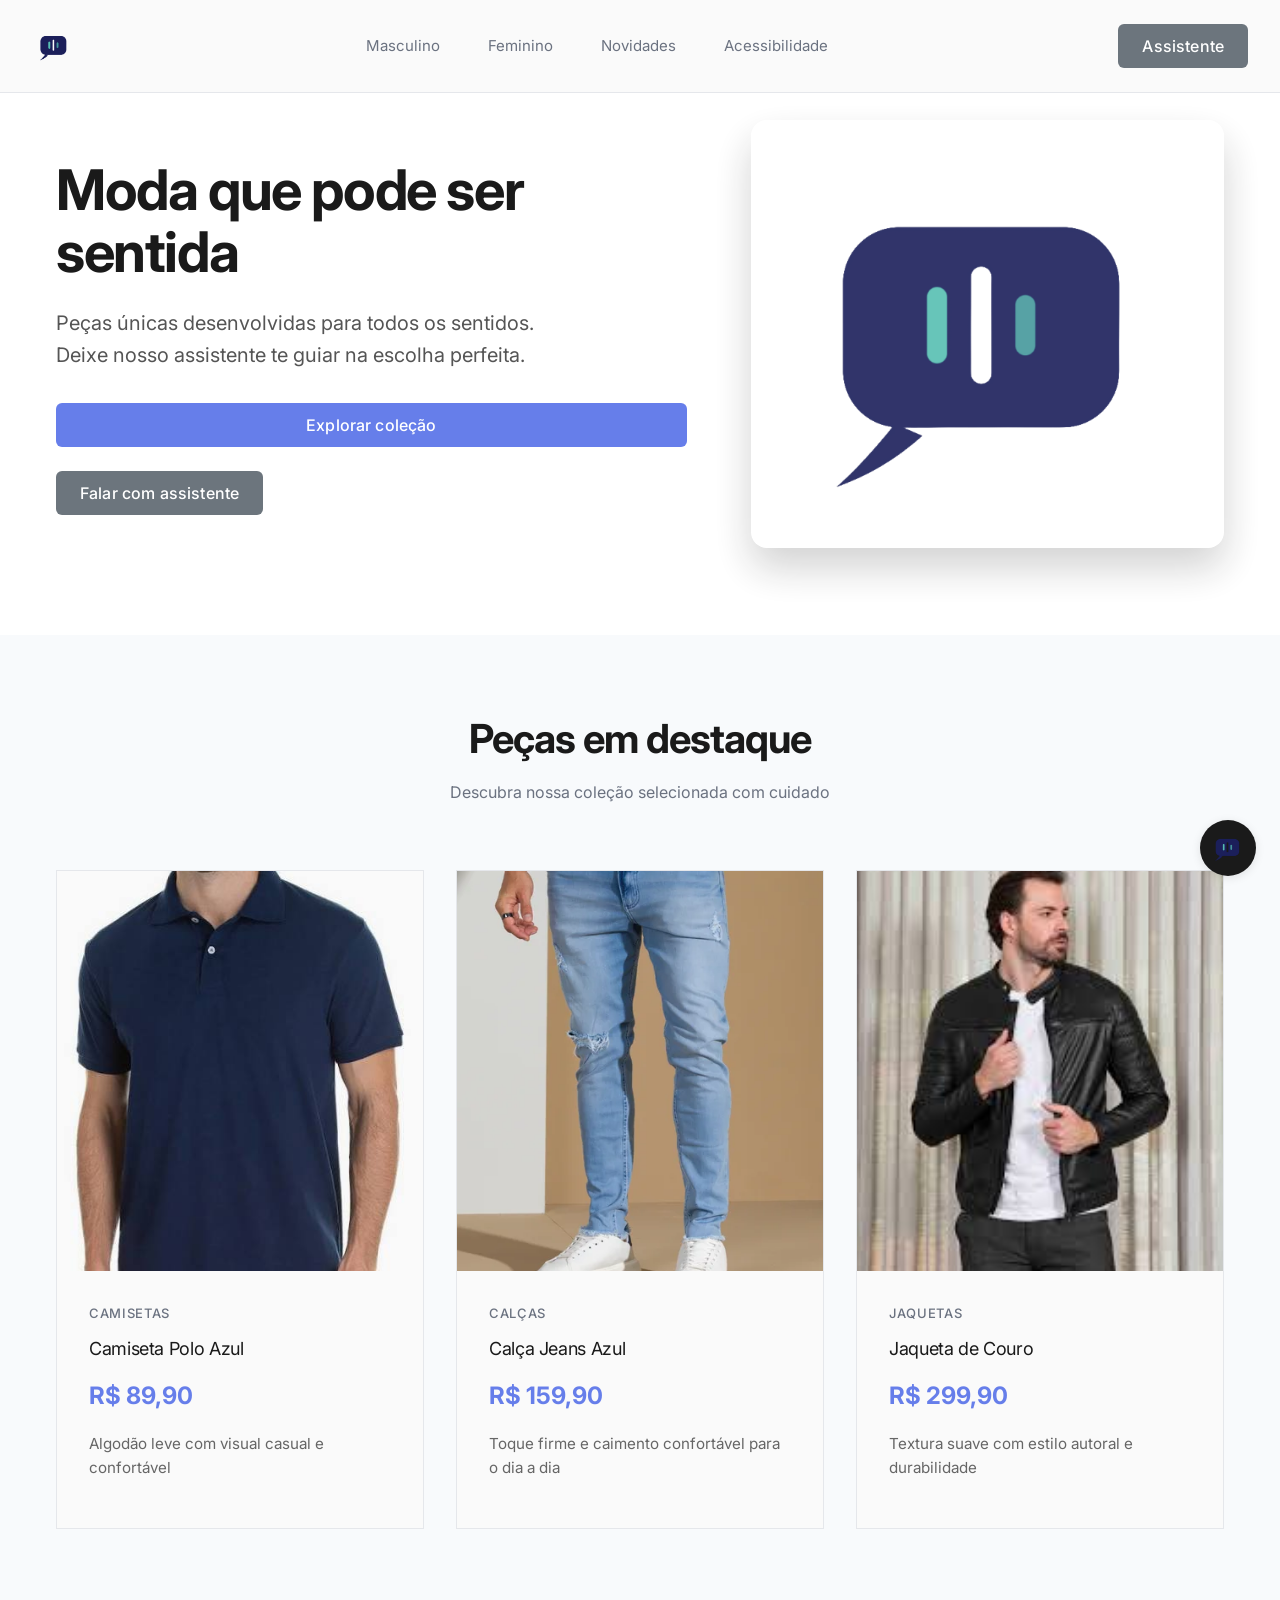
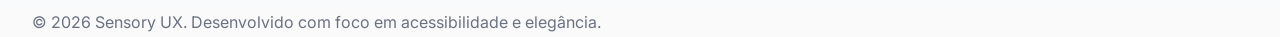
<file: index.html>
<!DOCTYPE html>
<html lang="pt-BR">
<head>
  <meta charset="UTF-8">
  <meta name="viewport" content="width=device-width, initial-scale=1.0">
  <meta name="description" content="Sensory UX - Assistente de moda com descrições sensoriais">
  <title>Sensory UX - Assistente de Moda</title>
  <link rel="preconnect" href="https://fonts.googleapis.com">
  <link rel="preconnect" href="https://fonts.gstatic.com" crossorigin>
  <link href="https://fonts.googleapis.com/css2?family=Inter:wght@300;400;500;600;700&display=swap" rel="stylesheet">
  <link rel="stylesheet" href="https://cdnjs.cloudflare.com/ajax/libs/font-awesome/6.4.0/css/all.min.css">
  <link rel="stylesheet" href="css/base.css">
  <link rel="stylesheet" href="css/layout.css">
  <link rel="stylesheet" href="css/components.css">
  <link rel="stylesheet" href="css/chat.css">
  <link rel="stylesheet" href="css/animations.css">
</head>
<body>
  <!-- Header Moderno -->
  <header class="main-header">
    <div class="header-content">
      <div class="logo">
        <img src="assets/imagens/logo.png" alt="Sensory UX Logo" class="logo-image">
      </div>

      <nav class="nav-menu">
        <a href="#masculino" class="nav-link">Masculino</a>
        <a href="#feminino" class="nav-link">Feminino</a>
        <a href="#novidades" class="nav-link">Novidades</a>
        <a href="#acessibilidade" class="nav-link">Acessibilidade</a>
      </nav>

      <div class="header-actions">
        <button id="openChatButton" class="btn btn-secondary" aria-label="Abrir assistente">
          Assistente
        </button>
      </div>
    </div>
  </header>

  <main>
    <!-- Hero Section Moderna -->
    <section class="hero-section">
      <div class="hero-container">
        <div class="hero-content">
          <div class="hero-text">
            <h1 class="hero-title">Moda que pode ser sentida</h1>
            <p class="hero-description">
              Peças únicas desenvolvidas para todos os sentidos.
              Deixe nosso assistente te guiar na escolha perfeita.
            </p>
            <div class="hero-actions">
              <button class="btn btn-primary btn-large" onclick="document.querySelector('.products-section').scrollIntoView({behavior: 'smooth'})">Explorar coleção</button>
              <button id="openChatButtonHero" class="btn btn-secondary btn-large" aria-label="Abrir assistente de moda">Falar com assistente</button>
            </div>
          </div>
          <div class="hero-image">
            <div class="hero-image-wrapper">
              <img src="assets/imagens/logo.png" alt="Moda sensorial moderna" class="hero-image" />
            </div>
          </div>
        </div>
      </div>
    </section>

    <!-- Featured Products Section -->
    <section class="products-section">
      <div class="container">
        <div class="section-header">
          <h2 class="section-title">Peças em destaque</h2>
          <p class="section-subtitle">Descubra nossa coleção selecionada com cuidado</p>
        </div>

        <div class="products-grid">
          <article class="product-card">
            <div class="product-image-wrapper">
              <img src="assets/imagens/camiseta-azul.jpg" alt="Camiseta Polo Azul" class="product-image" />
              <div class="product-overlay">
                <button class="btn-quick-view" aria-label="Visualização rápida">👁️</button>
              </div>
            </div>
            <div class="product-info">
              <div class="product-category">Camisetas</div>
              <h3 class="product-name">Camiseta Polo Azul</h3>
              <div class="product-price">R$ 89,90</div>
              <div class="product-description">Algodão leve com visual casual e confortável</div>
            </div>
          </article>

          <article class="product-card">
            <div class="product-image-wrapper">
              <img src="assets/imagens/calca-jeans-azul.jpg" alt="Calça Jeans Azul" class="product-image" />
              <div class="product-overlay">
                <button class="btn-quick-view" aria-label="Visualização rápida">👁️</button>
              </div>
            </div>
            <div class="product-info">
              <div class="product-category">Calças</div>
              <h3 class="product-name">Calça Jeans Azul</h3>
              <div class="product-price">R$ 159,90</div>
              <div class="product-description">Toque firme e caimento confortável para o dia a dia</div>
            </div>
          </article>

          <article class="product-card">
            <div class="product-image-wrapper">
              <img src="assets/imagens/jaqueta-couro.jpg" alt="Jaqueta de Couro" class="product-image" />
              <div class="product-overlay">
                <button class="btn-quick-view" aria-label="Visualização rápida">👁️</button>
              </div>
            </div>
            <div class="product-info">
              <div class="product-category">Jaquetas</div>
              <h3 class="product-name">Jaqueta de Couro</h3>
              <div class="product-price">R$ 299,90</div>
              <div class="product-description">Textura suave com estilo autoral e durabilidade</div>
            </div>
          </article>
        </div>
      </div>
    </section>
  </main>

  <footer>
    <div class="container">
      <p>&copy; 2026 Sensory UX. Desenvolvido com foco em acessibilidade e elegância.</p>
    </div>
  </footer>

  <button id="chatToggleButton" class="chat-toggle" aria-label="Abrir assistente de chat">
    <img src="assets/imagens/logo.png" alt="Chat" class="chat-toggle-logo">
  </button>

  <div id="chatOverlay" class="chat-overlay" aria-hidden="true"></div>

  <div id="chatWidget" class="chat-widget" aria-hidden="true">
    <div class="chatbot-container">
      <div class="chat-header">
        <div class="chat-header-content">
          <div class="chat-avatar">
            <img src="assets/imagens/logo.png" alt="Assistente" class="chat-avatar-logo">
          </div>
          <div>
            <h2 class="chat-title">Assistente</h2>
            <p class="chat-subtitle">Como posso ajudar?</p>
          </div>
        </div>
        <button id="closeChatButton" class="chat-close" aria-label="Fechar chat">×</button>
      </div>

<div class="chat-messages" id="messagesContainer" aria-live="polite" aria-atomic="true" role="log">
        <!-- Mensagens aparecerão aqui -->
      </div>

      <div class="typing-indicator" id="typingIndicator">
        <span>Digitando...</span>
      </div>

      <div class="chat-input-area">
        <div class="chat-input-row">
          <div class="chat-input-wrapper">
            <textarea id="messageInput" class="chat-input" placeholder="Digite sua mensagem..." aria-label="Digite sua mensagem" rows="1"></textarea>
          </div>
          <div class="chat-action-buttons">
            <button id="voiceButton" class="voice-button" aria-label="Falar" title="Falar">
              <i class="fas fa-microphone"></i>
            </button>
            <button id="sendButton" class="chat-send" aria-label="Enviar mensagem" title="Enviar">
              <i class="fas fa-paper-plane"></i>
            </button>
          </div>
        </div>

        <div class="chat-footer">
          <button id="clearButton" class="btn-chat-clear" aria-label="Limpar chat" title="Limpar conversa">
            <i class="fas fa-trash-alt"></i>
            Limpar conversa
          </button>
        </div>
      </div>
    </div>
  </div>

  <!-- Scripts -->
  <script src="js/products.js"></script>
  <script src="js/voice.js"></script>
  <script src="js/gemini.js"></script>
  <script src="js/conversationFlow.js"></script>
  <script src="js/chatbot.js"></script>
  <script src="js/main.js"></script>

</body>
</html>
</file>
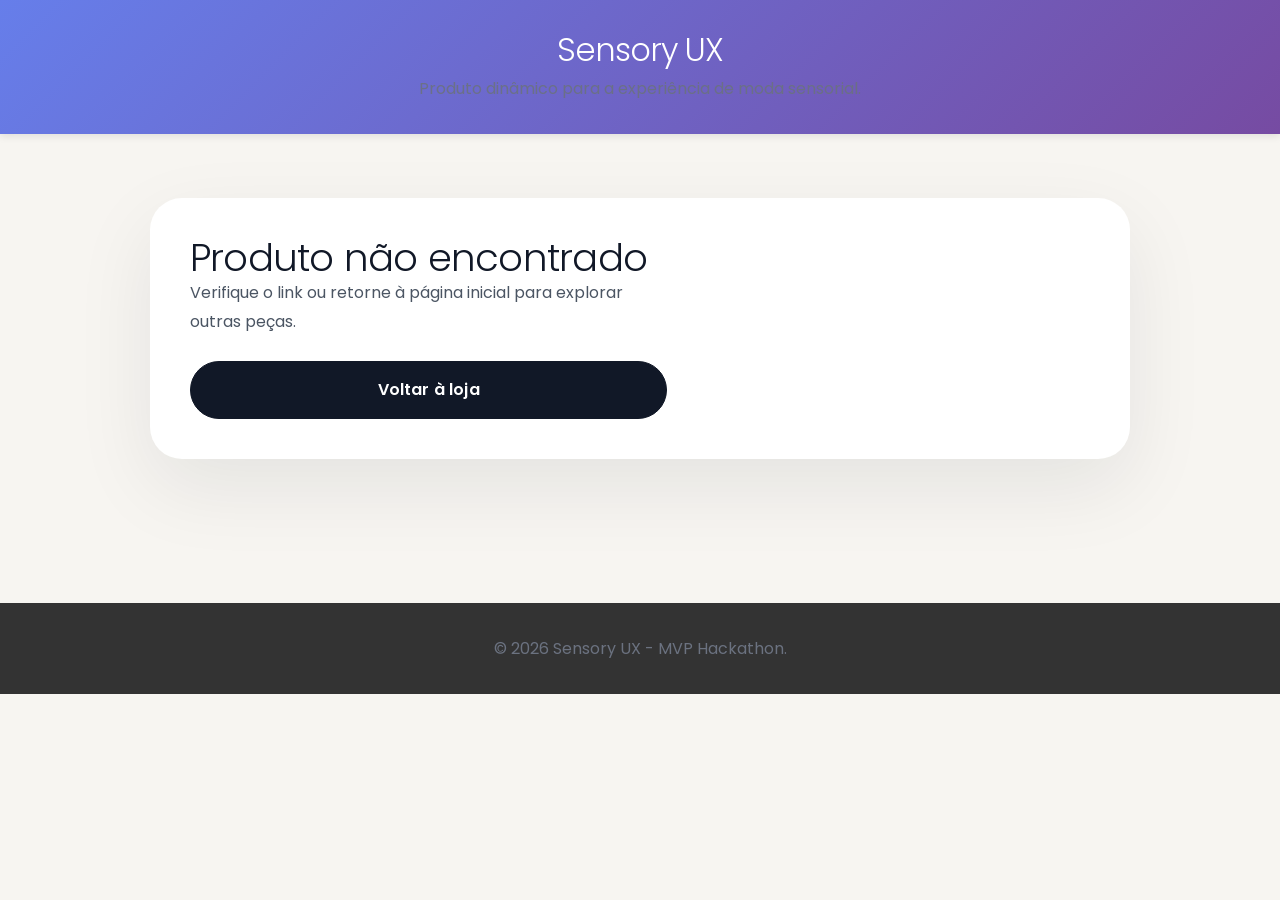
<file: product.html>
<!DOCTYPE html>
<html lang="pt-BR">
<head>
  <meta charset="UTF-8">
  <meta name="viewport" content="width=device-width, initial-scale=1.0">
  <meta name="description" content="Detalhes do produto - Sensory UX">
  <title>Produto | Sensory UX</title>
  <link rel="preconnect" href="https://fonts.googleapis.com">
  <link rel="preconnect" href="https://fonts.gstatic.com" crossorigin>
  <link href="https://fonts.googleapis.com/css2?family=Poppins:wght@400;500;600;700&display=swap" rel="stylesheet">
  <link rel="stylesheet" href="css/base.css">
  <link rel="stylesheet" href="css/layout.css">
  <link rel="stylesheet" href="css/components.css">
  <link rel="stylesheet" href="css/style.css">
  <link rel="stylesheet" href="css/animations.css">
  <style>
    body {
      font-family: 'Poppins', system-ui, sans-serif;
      background: #f7f5f1;
      color: #111827;
      margin: 0;
    }

    header,
    footer {
      padding: 2rem 0;
      text-align: center;
    }

    header h1 {
      font-size: 2rem;
      margin-bottom: 0.5rem;
      letter-spacing: -0.03em;
    }

    header p,
    footer p {
      margin: 0;
      color: #6b7280;
      max-width: 42rem;
      margin-left: auto;
      margin-right: auto;
      line-height: 1.7;
    }

    main.container {
      padding: 2rem 0 3rem;
    }

    .product-action-message {
      margin-top: 1rem;
      padding: 1rem 1.15rem;
      background: #f5f5f6;
      color: #111827;
      border-radius: 16px;
      border: 1px solid #e5e7eb;
      transition: opacity 0.25s ease;
      opacity: 0;
    }

    .product-action-message.visible {
      opacity: 1;
    }

    .product-detail-container {
      max-width: 980px;
      margin: 0 auto;
      display: grid;
      grid-template-columns: 1.1fr 0.9fr;
      gap: 2rem;
      align-items: start;
      background: #ffffff;
      border-radius: 32px;
      padding: 2.5rem;
      box-shadow: 0 28px 80px rgba(15, 23, 42, 0.08);
    }

    .product-detail-image img {
      width: 100%;
      height: auto;
      border-radius: 28px;
      object-fit: cover;
      box-shadow: 0 20px 50px rgba(15, 23, 42, 0.08);
    }

    .product-detail-info {
      display: flex;
      flex-direction: column;
      gap: 1rem;
    }

    .product-detail-category {
      font-size: 0.85rem;
      text-transform: uppercase;
      letter-spacing: 0.18em;
      color: #6b7280;
      margin-bottom: 0.5rem;
    }

    .product-detail-name {
      font-size: clamp(2rem, 3vw, 3rem);
      margin: 0;
      color: #111827;
      line-height: 1.02;
    }

    .product-detail-price {
      font-size: clamp(1.8rem, 2.5vw, 2.6rem);
      color: #111827;
      font-weight: 700;
      margin-top: 0.5rem;
    }

    .product-detail-description {
      color: #4b5563;
      line-height: 1.85;
      margin-bottom: 1.5rem;
      font-size: 1rem;
      max-width: 45rem;
    }

    .product-actions {
      display: flex;
      flex-wrap: wrap;
      gap: 0.75rem;
      margin-top: 1.25rem;
    }

    .product-actions .btn {
      min-width: 170px;
      border-radius: 999px;
      padding: 0.95rem 1.35rem;
      font-weight: 600;
      transition: transform 0.2s ease, box-shadow 0.2s ease, background-color 0.2s ease;
    }

    .product-actions .btn:hover {
      transform: translateY(-1px);
      box-shadow: 0 14px 30px rgba(15, 23, 42, 0.1);
    }

    .product-actions .btn-primary {
      background: #111827;
      color: #ffffff;
      border: 1px solid #111827;
    }

    .product-actions .btn-secondary {
      background: transparent;
      color: #111827;
      border: 1px solid #d1d5db;
    }

    .product-actions .btn-secondary:hover {
      background: #f8f7f3;
    }

    @media (max-width: 840px) {
      .product-detail-container {
        grid-template-columns: 1fr;
        padding: 1.5rem;
      }
    }
  </style>
</head>
<body>
  <header>
    <div class="container">
      <h1>Sensory UX</h1>
      <p>Produto dinâmico para a experiência de moda sensorial.</p>
    </div>
  </header>

  <main class="container" role="main" aria-label="Detalhes do produto">
    <div id="productDetail"></div>
  </main>

  <footer>
    <div class="container">
      <p>&copy; 2026 Sensory UX - MVP Hackathon.</p>
    </div>
  </footer>

  <script src="js/products.js"></script>
  <script>
    function getQueryParam(name) {
      const params = new URLSearchParams(window.location.search);
      return params.get(name);
    }

    function showProductMessage(message) {
      const messageElement = document.getElementById('productMessage');
      if (!messageElement) return;
      messageElement.textContent = message;
      messageElement.classList.add('visible');
      setTimeout(() => {
        messageElement.classList.remove('visible');
      }, 2500);
    }

    function renderProduct(product) {
      const productDetail = document.getElementById('productDetail');
      if (!productDetail) return;

      productDetail.innerHTML = `
        <section class="product-detail-container">
          <div class="product-detail-image">
            <img src="${product.image}" alt="${product.name}" />
          </div>
          <div class="product-detail-info">
            <span class="product-detail-category">${product.type || 'Peça'}</span>
            <h2 class="product-detail-name">${product.name}</h2>
            <div class="product-detail-price">R$ 149,90</div>
            <p class="product-detail-description">${product.sensoryDescription}</p>
            <div class="product-actions">
              <button id="addCartButton" class="btn btn-primary" aria-label="Adicionar ao carrinho">Adicionar ao carrinho</button>
              <button id="checkoutButton" class="btn btn-secondary" aria-label="Finalizar compra">Finalizar compra</button>
            </div>
            <div id="productMessage" class="product-action-message" role="status" aria-live="polite"></div>
          </div>
        </section>
      `;

      document.getElementById('addCartButton').addEventListener('click', () => {
        showProductMessage('Produto adicionado ao carrinho.');
      });

      document.getElementById('checkoutButton').addEventListener('click', () => {
        showProductMessage('Produto adicionado ao carrinho.');
      });
    }

    function renderNotFound() {
      const productDetail = document.getElementById('productDetail');
      if (!productDetail) return;
      productDetail.innerHTML = `
        <section class="product-detail-container">
          <div>
            <h2 class="product-detail-name">Produto não encontrado</h2>
            <p class="product-detail-description">Verifique o link ou retorne à página inicial para explorar outras peças.</p>
            <div class="product-actions">
              <a href="index.html" class="btn btn-primary">Voltar à loja</a>
            </div>
          </div>
        </section>
      `;
    }

    document.addEventListener('DOMContentLoaded', () => {
      const id = parseInt(getQueryParam('id'), 10);
      const product = getProductById(id);

      if (product) {
        renderProduct(product);
      } else {
        renderNotFound();
      }
    });
  </script>
</body>
</html>
</file>
<file: css/base.css>
/* Reset e estilos base */
* {
  margin: 0;
  padding: 0;
  box-sizing: border-box;
}

body {
  font-family: 'Inter', -apple-system, BlinkMacSystemFont, 'Segoe UI', Roboto, sans-serif;
  line-height: 1.6;
  color: #1a1a1a;
  background-color: #fafafa;
  font-size: 16px;
  font-weight: 400;
  -webkit-font-smoothing: antialiased;
  -moz-osx-font-smoothing: grayscale;
}

h1, h2, h3, h4, h5, h6 {
  font-weight: 400;
  line-height: 1.2;
  color: #1a1a1a;
  letter-spacing: -0.02em;
}

h1 {
  font-size: 4rem;
  font-weight: 300;
  line-height: 1.1;
}

h2 {
  font-size: 2.5rem;
  font-weight: 300;
}

h3 {
  font-size: 1.875rem;
  font-weight: 400;
}

p {
  color: #6b7280;
  line-height: 1.7;
  font-weight: 400;
}

a {
  color: #1a1a1a;
  text-decoration: none;
  transition: color 0.3s ease;
}

a:hover {
  color: #6b7280;
}

img {
  max-width: 100%;
  height: auto;
  display: block;
}

/* Container utility */
.container {
  max-width: 1400px;
  margin: 0 auto;
  padding: 0 2rem;
}

/* Button base styles */
.btn {
  display: inline-flex;
  align-items: center;
  justify-content: center;
  padding: 1rem 2rem;
  border: 1px solid #e5e7eb;
  border-radius: 0;
  font-size: 0.875rem;
  font-weight: 400;
  text-decoration: none;
  cursor: pointer;
  transition: all 0.3s ease;
  font-family: inherit;
  background: transparent;
  color: #1a1a1a;
  letter-spacing: 0.01em;
}

.btn:focus {
  outline: none;
  border-color: #1a1a1a;
}

.btn:hover {
  background: #1a1a1a;
  color: #fafafa;
  border-color: #1a1a1a;
}

.btn:disabled {
  opacity: 0.6;
  cursor: not-allowed;
}

/* Button variants */
.btn-primary {
  background-color: #1a1a1a;
  color: #fafafa;
  border-color: #1a1a1a;
}

.btn-primary:hover {
  background-color: #fafafa;
  color: #1a1a1a;
}

.btn-secondary {
  background-color: transparent;
  color: #1a1a1a;
  border-color: #e5e7eb;
}

.btn-secondary:hover {
  background-color: #1a1a1a;
  color: #fafafa;
  border-color: #1a1a1a;
}

.btn-large {
  padding: 1.25rem 3rem;
  font-size: 0.9375rem;
}

/* Utility classes */
.text-center {
  text-align: center;
}

.mb-4 {
  margin-bottom: 1rem;
}

.mb-8 {
  margin-bottom: 2rem;
}

.mb-12 {
  margin-bottom: 3rem;
}

/* Logo Styles */
.logo {
  display: flex;
  align-items: center;
  justify-content: center;
  height: 100%;
}

.logo-image {
  height: 40px;
  width: auto;
  object-fit: contain;
  transition: transform 0.3s ease;
}

.logo-image:hover {
  transform: scale(1.05);
}

.chat-toggle-logo {
  height: 100%;
  width: 100%;
  object-fit: contain;
  padding: 8px;
}
</file>
<file: css/layout.css>
/* Header */
.main-header {
  position: fixed;
  top: 0;
  left: 0;
  right: 0;
  background: rgba(250, 250, 250, 0.95);
  backdrop-filter: blur(10px);
  border-bottom: 1px solid #e5e7eb;
  z-index: 1000;
  transition: all 0.3s ease;
}

.header-content {
  display: flex;
  align-items: center;
  justify-content: space-between;
  padding: 1.5rem 0;
  max-width: 1400px;
  margin: 0 auto;
  padding-left: 2rem;
  padding-right: 2rem;
}

.logo {
  display: flex;
  align-items: center;
  justify-content: center;
  flex-shrink: 0;
}

.nav-menu {
  display: flex;
  align-items: center;
  gap: 3rem;
}

.nav-link {
  color: #6b7280;
  text-decoration: none;
  font-weight: 400;
  font-size: 0.9375rem;
  transition: color 0.3s ease;
  position: relative;
}

.nav-link:hover {
  color: #1a1a1a;
}

.nav-link::after {
  content: '';
  position: absolute;
  bottom: -4px;
  left: 0;
  width: 0;
  height: 1px;
  background-color: #1a1a1a;
  transition: width 0.3s ease;
}

.nav-link:hover::after {
  width: 100%;
}

.header-actions {
  display: flex;
  align-items: center;
  gap: 2rem;
}

/* Hero Section */
.hero-section {
  padding: 160px 0 100px;
  background-color: #ffffff;
  position: relative;
}

.hero-content {
  max-width: 1400px;
  margin: 0 auto;
  padding: 0 2rem;
  display: grid;
  grid-template-columns: 1fr 1fr;
  gap: 6rem;
  align-items: center;
  position: relative;
  z-index: 1;
}

.hero-text {
  padding-right: 4rem;
}

.hero-title {
  font-size: 4rem;
  font-weight: 300;
  line-height: 1.1;
  margin-bottom: 2rem;
  letter-spacing: -0.02em;
  color: #1a1a1a;
}

.hero-description {
  font-size: 1.25rem;
  line-height: 1.6;
  margin-bottom: 3rem;
  color: #6b7280;
  font-weight: 400;
  max-width: 480px;
}

.hero-actions {
  display: flex;
  gap: 2rem;
  flex-wrap: wrap;
  margin-top: 3rem;
  align-items: center;
}

.hero-image {
  position: relative;
  display: flex;
  justify-content: center;
}

.hero-image img {
  width: 100%;
  max-width: 600px;
  height: auto;
  opacity: 0.9;
}

/* Products Section */
.products-section {
  padding: 120px 0;
  background-color: #fafafa;
}

.section-header {
  text-align: center;
  margin-bottom: 6rem;
}

.section-title {
  font-size: 2.5rem;
  font-weight: 300;
  color: #1a1a1a;
  margin-bottom: 1.5rem;
  letter-spacing: -0.01em;
}

.section-description {
  font-size: 1.125rem;
  color: #6b7280;
  max-width: 600px;
  margin: 0 auto;
  line-height: 1.6;
  font-weight: 400;
}

.products-grid {
  display: grid;
  grid-template-columns: repeat(auto-fit, minmax(350px, 1fr));
  gap: 3rem;
  max-width: 1400px;
  margin: 0 auto;
  padding: 0 2rem;
}

/* Footer */
.main-footer {
  background-color: #1a1a1a;
  color: #9ca3af;
  padding: 4rem 0 3rem;
}

.footer-content {
  max-width: 1400px;
  margin: 0 auto;
  padding: 0 2rem;
  display: grid;
  grid-template-columns: repeat(auto-fit, minmax(300px, 1fr));
  gap: 3rem;
}

.footer-section h4 {
  color: #fafafa;
  margin-bottom: 1.5rem;
  font-weight: 400;
  font-size: 1rem;
  letter-spacing: 0.01em;
}

.footer-section p {
  margin-bottom: 0.75rem;
  line-height: 1.6;
  font-weight: 400;
}

.footer-links {
  list-style: none;
  padding: 0;
}

.footer-links li {
  margin-bottom: 0.75rem;
}

.footer-links a {
  color: #9ca3af;
  text-decoration: none;
  transition: color 0.3s ease;
  font-weight: 400;
}

.footer-links a:hover {
  color: #fafafa;
}

.footer-bottom {
  border-top: 1px solid #374151;
  margin-top: 3rem;
  padding-top: 3rem;
  text-align: center;
  color: #6b7280;
  font-weight: 400;
}

/* Responsive Design */
@media (max-width: 1024px) {
  .hero-content {
    gap: 4rem;
  }

  .hero-title {
    font-size: 3.5rem;
  }

  .products-grid {
    grid-template-columns: repeat(auto-fit, minmax(300px, 1fr));
    gap: 2.5rem;
  }
}

@media (max-width: 768px) {
  .container {
    padding: 0 1.5rem;
  }

  .header-content {
    padding: 1.25rem 0;
    padding-left: 1.5rem;
    padding-right: 1.5rem;
  }

  .nav-menu {
    display: none; /* Mobile menu would need JS implementation */
  }

  .hero-section {
    padding: 150px 0 80px;
  }

  .hero-content {
    grid-template-columns: 1fr;
    gap: 3rem;
    text-align: center;
    padding: 0 1.5rem;
  }

  .hero-title {
    font-size: 3rem;
  }

  .hero-subtitle {
    font-size: 1.125rem;
  }

  .hero-actions {
    justify-content: center;
    gap: 1rem;
    margin-top: 2rem;
  }

  .products-grid {
    grid-template-columns: 1fr;
    gap: 2rem;
  }

  .section-title {
    font-size: 2rem;
  }

  .section-header {
    margin-bottom: 4rem;
  }
}

@media (max-width: 480px) {
  .hero-title {
    font-size: 2.5rem;
  }

  .hero-subtitle {
    font-size: 1rem;
  }

  .hero-actions {
    flex-direction: column;
    align-items: center;
    gap: 1rem;
  }

  .btn {
    width: 100%;
    max-width: 320px;
  }

  .hero-section {
    padding: 120px 0 60px;
  }
}

/* Hero Section */
.hero-section {
  padding: 120px 0 80px;
  background: #ffffff;
  color: #1a1a1a;
  position: relative;
  overflow: hidden;
}

.hero-content {
  max-width: 1200px;
  margin: 0 auto;
  padding: 0 1rem;
  display: grid;
  grid-template-columns: 1fr 1fr;
  gap: 4rem;
  align-items: center;
  position: relative;
  z-index: 1;
}

.hero-text {
  padding-right: 2rem;
}

.hero-title {
  font-size: 3.5rem;
  font-weight: 700;
  line-height: 1.1;
  margin-bottom: 1.5rem;
  letter-spacing: -0.025em;
}

.hero-subtitle {
  font-size: 1.25rem;
  line-height: 1.6;
  margin-bottom: 2.5rem;
  opacity: 0.9;
}

.hero-actions {
  display: flex;
  gap: 1.5rem;
  flex-wrap: wrap;
  margin-top: 2rem;
}

.hero-image {
  position: relative;
}

.hero-image img {
  width: 100%;
  max-width: 500px;
  height: auto;
  border-radius: 1rem;
  box-shadow: 0 20px 40px rgba(0, 0, 0, 0.2);
}

/* Products Section */
.products-section {
  padding: 80px 0;
  background-color: #f8fafc;
}

.section-header {
  text-align: center;
  margin-bottom: 4rem;
}

.section-title {
  font-size: 2.5rem;
  font-weight: 700;
  color: #1a1a1a;
  margin-bottom: 1rem;
  letter-spacing: -0.025em;
}

.section-description {
  font-size: 1.125rem;
  color: #6b7280;
  max-width: 600px;
  margin: 0 auto;
  line-height: 1.6;
}

.products-grid {
  display: grid;
  grid-template-columns: repeat(auto-fit, minmax(300px, 1fr));
  gap: 2rem;
  max-width: 1200px;
  margin: 0 auto;
  padding: 0 1rem;
}

/* Footer */
.main-footer {
  background-color: #1a1a1a;
  color: #9ca3af;
  padding: 3rem 0 2rem;
}

.footer-content {
  max-width: 1200px;
  margin: 0 auto;
  padding: 0 1rem;
  display: grid;
  grid-template-columns: repeat(auto-fit, minmax(250px, 1fr));
  gap: 2rem;
}

.footer-section h4 {
  color: white;
  margin-bottom: 1rem;
  font-weight: 600;
}

.footer-section p {
  margin-bottom: 0.5rem;
  line-height: 1.6;
}

.footer-links {
  list-style: none;
  padding: 0;
}

.footer-links li {
  margin-bottom: 0.5rem;
}

.footer-links a {
  color: #9ca3af;
  text-decoration: none;
  transition: color 0.2s ease;
}

.footer-links a:hover {
  color: white;
}

.footer-bottom {
  border-top: 1px solid #374151;
  margin-top: 2rem;
  padding-top: 2rem;
  text-align: center;
  color: #6b7280;
}

/* Responsive Design */
@media (max-width: 768px) {
  .header-content {
    padding: 0.75rem 1rem;
  }

  .nav-menu {
    display: none; /* Mobile menu would need JS implementation */
  }

  .hero-content {
    grid-template-columns: 1fr;
    gap: 2rem;
    text-align: center;
    padding: 0 1rem;
  }

  .hero-title {
    font-size: 2.5rem;
  }

  .hero-buttons {
    justify-content: center;
  }

  .products-grid {
    grid-template-columns: 1fr;
    gap: 1.5rem;
  }

  .section-title {
    font-size: 2rem;
  }
}

@media (max-width: 480px) {
  .hero-title {
    font-size: 2rem;
  }

  .hero-subtitle {
    font-size: 1.125rem;
  }

  .hero-buttons {
    flex-direction: column;
    align-items: center;
  }

  .btn {
    width: 100%;
    max-width: 300px;
  }
}

.product-detail-container {
  background: white;
  border-radius: 8px;
  overflow: hidden;
  box-shadow: 0 2px 8px rgba(0, 0, 0, 0.1);
  display: grid;
  grid-template-columns: 1fr 1fr;
  gap: 2rem;
  padding: 2rem;
}

@media (max-width: 768px) {
  .product-detail-container {
    grid-template-columns: 1fr;
  }
}

.product-detail-image {
  width: 100%;
}

.product-detail-image img {
  width: 100%;
  height: auto;
  border-radius: 8px;
}

.product-detail-info {
  display: flex;
  flex-direction: column;
}

.product-detail-name {
  font-size: 2rem;
  margin-bottom: 0.5rem;
}

.product-detail-category {
  color: #999;
  text-transform: uppercase;
  letter-spacing: 0.5px;
  margin-bottom: 1rem;
}

.product-detail-price {
  font-size: 2rem;
  color: #667eea;
  font-weight: bold;
  margin-bottom: 1.5rem;
}

.product-detail-description {
  color: #666;
  margin-bottom: 1.5rem;
  line-height: 1.8;
}

.sensory-section {
  background: #f5f5f5;
  padding: 1.5rem;
  border-radius: 8px;
  margin: 1.5rem 0;
  border-left: 4px solid #667eea;
}

.sensory-section h2 {
  font-size: 1.2rem;
  color: #667eea;
  margin-bottom: 1rem;
}

.sensory-text {
  color: #555;
  line-height: 1.8;
  margin-bottom: 1.5rem;
  font-style: italic;
}

/* Interface de loja simples */
.store-hero {
  background: linear-gradient(135deg, #f8f7ff 0%, #e4e7ff 100%);
  border-radius: 20px;
  padding: 3rem 2rem;
  margin-bottom: 2rem;
}

.hero-content {
  display: grid;
  grid-template-columns: 1.4fr 1fr;
  gap: 2rem;
  align-items: center;
}

.eyebrow {
  display: inline-block;
  text-transform: uppercase;
  letter-spacing: 2px;
  font-size: 0.8rem;
  color: #6c63ff;
  margin-bottom: 1rem;
}

.hero-content h2 {
  font-size: 2.5rem;
  margin-bottom: 1rem;
  line-height: 1.1;
}

.hero-content p {
  max-width: 520px;
  color: #555;
  margin-bottom: 1.5rem;
}

.hero-image {
  text-align: center;
}

.hero-image img {
  max-width: 100%;
  display: inline-block;
}

.featured-section h2 {
  margin-bottom: 1.5rem;
  font-size: 2rem;
}

.store-grid {
  display: grid;
  grid-template-columns: repeat(auto-fit, minmax(220px, 1fr));
  gap: 1.5rem;
}

.store-card {
  background: white;
  border-radius: 16px;
  overflow: hidden;
  box-shadow: 0 4px 20px rgba(0, 0, 0, 0.08);
  text-align: center;
  padding-bottom: 1rem;
}

.store-card img {
  width: 100%;
  height: 180px;
  object-fit: cover;
}

.store-card h3 {
  margin: 1rem 0 0.5rem;
  font-size: 1.1rem;
}

.store-card p {
  color: #666;
  font-size: 0.95rem;
  padding: 0 1rem;
}

/* Responsividade */
@media (max-width: 900px) {
  .hero-content {
    grid-template-columns: 1fr;
  }

  .store-hero {
    padding: 2rem 1rem;
  }
}

@media (max-width: 768px) {
  header h1 {
    font-size: 1.5rem;
  }

  #productsContainer {
    grid-template-columns: repeat(auto-fill, minmax(200px, 1fr));
    gap: 1rem;
  }

  .product-detail-container {
    padding: 1rem;
    gap: 1rem;
  }
}

/* Impressão */
@media print {
  header, footer, .btn-voice {
    display: none;
  }

  .product-detail-container {
    box-shadow: none;
    border: 1px solid #ddd;
  }
}
</file>
<file: css/components.css>
/* Product Cards */
.product-card {
  background: #fafafa;
  overflow: hidden;
  transition: all 0.4s ease;
  display: flex;
  flex-direction: column;
  border: 1px solid #e5e7eb;
}

.product-card:hover {
  transform: translateY(-4px);
  box-shadow: 0 8px 25px rgba(0, 0, 0, 0.08);
  border-color: #d1d5db;
}

.product-image-wrapper {
  position: relative;
  width: 100%;
  height: 400px;
  background: #f3f4f6;
  overflow: hidden;
}

.product-image {
  width: 100%;
  height: 100%;
  object-fit: cover;
  transition: transform 0.4s ease;
}

.product-card:hover .product-image {
  transform: scale(1.02);
}

.product-info {
  padding: 2rem;
  flex-grow: 1;
  display: flex;
  flex-direction: column;
}

.product-category {
  font-size: 0.8125rem;
  color: #6b7280;
  margin-bottom: 0.75rem;
  text-transform: uppercase;
  letter-spacing: 0.05em;
  font-weight: 500;
}

.product-name {
  font-size: 1.125rem;
  font-weight: 400;
  color: #1a1a1a;
  margin-bottom: 1rem;
  line-height: 1.4;
}

.product-description {
  color: #6b7280;
  font-size: 0.875rem;
  line-height: 1.6;
  margin-bottom: 1.5rem;
  flex-grow: 1;
}

.product-price {
  font-size: 1rem;
  font-weight: 500;
  color: #1a1a1a;
  margin-bottom: 1.5rem;
}

.product-actions {
  display: flex;
  gap: 0.75rem;
  margin-top: auto;
}

.btn-product {
  flex: 1;
  padding: 0.875rem 1.25rem;
  border-radius: 0;
  font-size: 0.8125rem;
  font-weight: 400;
  text-align: center;
  text-decoration: none;
  transition: all 0.3s ease;
  border: 1px solid #e5e7eb;
  background: transparent;
  color: #1a1a1a;
}

.btn-product:hover {
  background: #1a1a1a;
  color: #fafafa;
  border-color: #1a1a1a;
}

.btn-product-primary {
  background: #1a1a1a;
  color: #fafafa;
  border-color: #1a1a1a;
}

.btn-product-primary:hover {
  background: #fafafa;
  color: #1a1a1a;
}

/* Chat Widget */
.chat-toggle {
  position: fixed;
  bottom: 24px;
  right: 24px;
  width: 56px;
  height: 56px;
  border-radius: 50%;
  background: #1a1a1a;
  border: none;
  color: #fafafa;
  font-size: 1.25rem;
  cursor: pointer;
  box-shadow: 0 2px 10px rgba(0, 0, 0, 0.1);
  transition: all 0.3s ease;
  display: flex;
  align-items: center;
  justify-content: center;
  z-index: 1000;
}

.chat-toggle:hover {
  transform: scale(1.05);
  box-shadow: 0 4px 20px rgba(0, 0, 0, 0.15);
}

.chat-toggle:active {
  transform: scale(0.95);
}

/* Modal Styles */
.modal {
  display: none;
  position: fixed;
  z-index: 2000;
  left: 0;
  top: 0;
  width: 100%;
  height: 100%;
  background-color: rgba(0, 0, 0, 0.5);
  backdrop-filter: blur(4px);
}

.modal.show {
  display: flex;
  align-items: center;
  justify-content: center;
}

.modal-content {
  background: #fafafa;
  border-radius: 0;
  box-shadow: 0 10px 40px rgba(0, 0, 0, 0.1);
  max-width: 90vw;
  max-height: 90vh;
  width: 480px;
  position: relative;
  animation: modalFadeIn 0.3s ease-out;
}

@keyframes modalFadeIn {
  from {
    opacity: 0;
    transform: scale(0.98) translateY(-10px);
  }
  to {
    opacity: 1;
    transform: scale(1) translateY(0);
  }
}

.modal-header {
  padding: 2rem;
  border-bottom: 1px solid #e5e7eb;
  display: flex;
  align-items: center;
  justify-content: space-between;
}

.modal-title {
  font-size: 1.25rem;
  font-weight: 400;
  color: #1a1a1a;
  margin: 0;
}

.modal-close {
  background: none;
  border: none;
  font-size: 1.25rem;
  color: #6b7280;
  cursor: pointer;
  padding: 0.25rem;
  border-radius: 0;
  transition: color 0.2s ease;
}

.modal-close:hover {
  color: #1a1a1a;
}

.modal-body {
  padding: 2rem;
  max-height: 60vh;
  overflow-y: auto;
}

/* Form Elements */
.form-group {
  margin-bottom: 1.5rem;
}

.form-label {
  display: block;
  font-size: 0.875rem;
  font-weight: 400;
  color: #374151;
  margin-bottom: 0.5rem;
}

.form-input {
  width: 100%;
  padding: 0.875rem 1rem;
  border: 1px solid #d1d5db;
  border-radius: 0;
  font-size: 0.875rem;
  transition: border-color 0.2s ease;
}

.form-input:focus {
  outline: none;
  border-color: #1a1a1a;
}

.form-textarea {
  resize: vertical;
  min-height: 100px;
}

/* Loading States */
.loading {
  display: inline-flex;
  align-items: center;
  gap: 0.5rem;
}

.loading-spinner {
  width: 1rem;
  height: 1rem;
  border: 2px solid #e5e7eb;
  border-top: 2px solid #1a1a1a;
  border-radius: 50%;
  animation: spin 1s linear infinite;
}

@keyframes spin {
  0% { transform: rotate(0deg); }
  100% { transform: rotate(360deg); }
}

/* Responsive Design */
@media (max-width: 768px) {
  .product-card {
    margin-bottom: 1rem;
  }

  .product-info {
    padding: 1.5rem;
  }

  .product-name {
    font-size: 1rem;
  }

  .modal-content {
    width: 95vw;
    margin: 1rem;
  }

  .chat-widget {
    bottom: 1rem;
    right: 1rem;
  }
}

.product-description {
  font-size: 0.95rem;
  color: #666;
  margin-bottom: 1rem;
  flex-grow: 1;
}

.product-price {
  font-size: 1.5rem;
  font-weight: bold;
  color: #667eea;
  margin-bottom: 1rem;
}

/* Botões */
.btn {
  padding: 0.75rem 1.5rem;
  border: none;
  border-radius: 6px;
  font-size: 1rem;
  cursor: pointer;
  transition: all 0.3s ease;
  font-weight: 500;
}

.btn:hover {
  opacity: 0.9;
  transform: scale(1.02);
}

.btn:focus {
  outline: 2px solid #667eea;
  outline-offset: 2px;
}

.btn-primary {
  background-color: #667eea;
  color: white;
  width: 100%;
}

.btn-primary:hover {
  background-color: #5568d3;
}

.btn-secondary {
  background-color: #6c757d;
  color: white;
  display: inline-block;
}

.btn-secondary:hover {
  background-color: #5a6268;
}

.btn-voice {
  background: linear-gradient(135deg, #667eea 0%, #764ba2 100%);
  color: white;
  font-size: 1.1rem;
  padding: 1rem 2rem;
  width: 100%;
  margin-top: 1rem;
}

.btn-voice:hover {
  box-shadow: 0 4px 12px rgba(102, 126, 234, 0.4);
}

.btn-voice.playing {
  background: linear-gradient(135deg, #ff6b6b 0%, #ee5a6f 100%);
  animation: pulse 1s infinite;
}

.btn-voice.error {
  background: #dc3545;
}

/* Warning */
.warning {
  background-color: #fff3cd;
  color: #856404;
  padding: 1rem;
  margin-bottom: 1rem;
  border-radius: 6px;
  border-left: 4px solid #ffc107;
}

/* Alto contraste */
.high-contrast {
  background-color: #000;
  color: #fff;
}

.high-contrast body {
  background-color: #000;
  color: #fff;
}

.high-contrast h1, 
.high-contrast h2, 
.high-contrast h3 {
  color: #fff;
  border-bottom: 2px solid #fff;
}

.high-contrast .product-card,
.high-contrast .product-detail-container {
  background-color: #1a1a1a;
  border: 2px solid #fff;
}

.high-contrast .btn-primary {
  border: 2px solid #fff;
}

/* Responsividade */
@media (max-width: 768px) {
  .btn {
    padding: 0.6rem 1.2rem;
    font-size: 0.95rem;
  }
}
</file>
<file: css/chat.css>
/* Chat Modal */
.chat-overlay {
  display: none;
  position: fixed;
  z-index: 1999;
  left: 0;
  top: 0;
  width: 100%;
  height: 100%;
  background-color: rgba(0, 0, 0, 0.4);
  backdrop-filter: blur(6px);
}

.chat-overlay.active {
  display: flex;
  align-items: center;
  justify-content: center;
}

.chat-widget {
  display: none;
  position: fixed;
  z-index: 2000;
  left: 50%;
  top: 50%;
  transform: translate(-50%, -50%);
  width: 480px;
  height: 600px;
}

.chat-widget.active {
  display: block;
}

.chatbot-container {
  background: #fafafa;
  border-radius: 0;
  box-shadow: 0 10px 40px rgba(0, 0, 0, 0.1);
  width: 100%;
  height: 100%;
  display: flex;
  flex-direction: column;
  overflow: hidden;
  animation: chatSlideIn 0.3s ease-out;
}

@keyframes chatSlideIn {
  from {
    opacity: 0;
    transform: translate(-50%, -50%) scale(0.98);
  }
  to {
    opacity: 1;
    transform: translate(-50%, -50%) scale(1);
  }
}

/* Chat Header */
.chat-header {
  background: #fafafa;
  color: #1a1a1a;
  padding: 2rem;
  display: flex;
  align-items: center;
  justify-content: space-between;
  border-bottom: 1px solid #e5e7eb;
}

.chat-header-content {
  display: flex;
  align-items: center;
  gap: 0.75rem;
}

.chat-avatar {
  width: 32px;
  height: 32px;
  border-radius: 50%;
  background: #e5e7eb;
  display: flex;
  align-items: center;
  justify-content: center;
  font-size: 1rem;
  color: #6b7280;
  overflow: hidden;
}

.chat-avatar-logo {
  width: 100%;
  height: 100%;
  object-fit: contain;
  padding: 4px;
}

.chat-title {
  font-size: 1.125rem;
  font-weight: 400;
  color: #1a1a1a;
  margin: 0;
  letter-spacing: -0.01em;
}

.chat-subtitle {
  font-size: 0.875rem;
  color: #6b7280;
  margin: 0;
  font-weight: 400;
}

.chat-close {
  background: none;
  border: none;
  color: #6b7280;
  font-size: 1.25rem;
  cursor: pointer;
  padding: 0.25rem;
  transition: color 0.2s ease;
}

.chat-close:hover {
  color: #1a1a1a;
}

/* Chat Messages */
.chat-messages {
  flex: 1;
  overflow-y: auto;
  padding: 2rem;
  background: #fafafa;
  display: flex;
  flex-direction: column;
  gap: 1rem;
}

.message {
  max-width: 80%;
  padding: 1rem 1.25rem;
  border-radius: 0;
  position: relative;
  word-wrap: break-word;
  line-height: 1.5;
  font-size: 0.875rem;
  font-weight: 400;
}

.message.user {
  background: #1a1a1a;
  color: #fafafa;
  align-self: flex-end;
  border-bottom-right-radius: 0;
}

.message.bot {
  background: #f3f4f6;
  color: #374151;
  align-self: flex-start;
  border-bottom-left-radius: 0;
}

.message-time {
  font-size: 0.75rem;
  opacity: 0.6;
  margin-top: 0.5rem;
  text-align: right;
  font-weight: 400;
}

.message.user .message-time {
  text-align: right;
  color: #9ca3af;
}

.message.bot .message-time {
  text-align: left;
  color: #6b7280;
}

/* Typing Indicator */
.typing-indicator {
  display: flex;
  align-items: center;
  gap: 0.5rem;
  padding: 1rem 1.25rem;
  background: #f3f4f6;
  border-radius: 0;
  align-self: flex-start;
  border-bottom-left-radius: 0;
}

.typing-dots {
  display: flex;
  gap: 0.25rem;
}

.typing-dot {
  width: 4px;
  height: 4px;
  border-radius: 50%;
  background: #6b7280;
  animation: typingBounce 1.4s infinite ease-in-out;
}

.typing-dot:nth-child(1) { animation-delay: -0.32s; }
.typing-dot:nth-child(2) { animation-delay: -0.16s; }

@keyframes typingBounce {
  0%, 80%, 100% {
    transform: scale(0.8);
    opacity: 0.5;
  }
  40% {
    transform: scale(1);
    opacity: 1;
  }
}

/* Chat Input */
.chat-input-area {
  padding: 2rem;
  background: #fafafa;
  border-top: 1px solid #e5e7eb;
  display: flex;
  flex-direction: column;
  gap: 1rem;
}

.chat-input-row {
  display: flex;
  gap: 0.75rem;
  align-items: flex-end;
}

.chat-input-wrapper {
  flex: 1;
  position: relative;
}

.chat-input {
  width: 100%;
  min-height: 48px;
  max-height: 120px;
  padding: 1rem 1.25rem;
  border: 1px solid #d1d5db;
  border-radius: 0;
  font-size: 0.875rem;
  line-height: 1.4;
  resize: none;
  transition: border-color 0.3s ease, box-shadow 0.3s ease;
  font-family: inherit;
  font-weight: 400;
  background: #ffffff;
}

.chat-input:focus {
  outline: none;
  border-color: #1a1a1a;
  box-shadow: 0 0 0 2px rgba(26, 26, 26, 0.05);
}

.chat-input::placeholder {
  color: #9ca3af;
  font-weight: 400;
}

.chat-action-buttons {
  display: flex;
  gap: 0.5rem;
  align-items: center;
}

.voice-button {
  min-width: 44px;
  height: 44px;
  padding: 0 1rem;
  border-radius: 0;
  border: 1px solid #d1d5db;
  background: #ffffff;
  color: #6b7280;
  cursor: pointer;
  display: flex;
  align-items: center;
  justify-content: center;
  font-size: 0.95rem;
  transition: all 0.3s ease;
  flex-shrink: 0;
  gap: 0.5rem;
}

.voice-button:hover {
  background: #1a1a1a;
  color: #fafafa;
  border-color: #1a1a1a;
  transform: translateY(-1px);
  box-shadow: 0 2px 8px rgba(0, 0, 0, 0.1);
}

.voice-button:active {
  transform: translateY(0);
}

.voice-button.active {
  background: #1a1a1a;
  color: #fafafa;
  border-color: #1a1a1a;
}

.voice-button.listening {
  background: #1a1a1a;
  color: #fafafa;
  border-color: #1a1a1a;
  animation: pulse 2s infinite;
}

.voice-button.speaking {
  background: #f3f4f6;
  color: #1a1a1a;
  border-color: #d1d5db;
}

.chat-send {
  width: 48px;
  height: 48px;
  border-radius: 0;
  background: #1a1a1a;
  border: 1px solid #1a1a1a;
  color: #fafafa;
  cursor: pointer;
  display: flex;
  align-items: center;
  justify-content: center;
  font-size: 0.875rem;
  transition: all 0.3s ease;
  flex-shrink: 0;
}

.chat-send:hover {
  background: #fafafa;
  color: #1a1a1a;
  transform: translateY(-1px);
  box-shadow: 0 2px 8px rgba(0, 0, 0, 0.1);
}

.chat-send:active {
  transform: translateY(0);
}

.chat-send:focus-visible,
.voice-button:focus-visible,
.btn-chat-clear:focus-visible,
.chat-close:focus-visible,
.product-card-preview-action:focus-visible {
  outline: 3px solid rgba(17, 24, 39, 0.35);
  outline-offset: 2px;
}

.chat-send:disabled {
  background: #9ca3af;
  border-color: #9ca3af;
  cursor: not-allowed;
  transform: none;
}

.chat-footer {
  padding: 1.5rem 2rem;
  background: #fafafa;
  border-top: 1px solid #e5e7eb;
  display: flex;
  justify-content: center;
}

.btn-chat-clear {
  background: transparent;
  border: 1px solid #d1d5db;
  color: #6b7280;
  padding: 0.625rem 1.25rem;
  border-radius: 0;
  font-size: 0.8125rem;
  cursor: pointer;
  transition: all 0.3s ease;
  font-weight: 400;
  font-family: inherit;
  display: flex;
  align-items: center;
  justify-content: center;
  gap: 0.5rem;
}

.btn-chat-clear:hover {
  background: #1a1a1a;
  color: #fafafa;
  border-color: #1a1a1a;
  transform: translateY(-1px);
  box-shadow: 0 2px 8px rgba(0, 0, 0, 0.1);
}

.btn-chat-clear:active {
  transform: translateY(0);
}

/* Voice Controls */
.voice-controls {
  display: flex;
  align-items: center;
  gap: 0.5rem;
  margin-bottom: 0.5rem;
}

.voice-controls .voice-button {
  width: 32px;
  height: 32px;
  border-radius: 0;
  border: 1px solid #d1d5db;
  background: transparent;
  color: #6b7280;
  cursor: pointer;
  display: flex;
  align-items: center;
  justify-content: center;
  font-size: 0.875rem;
  transition: all 0.2s ease;
}

.voice-controls .voice-button:hover {
  background: #1a1a1a;
  color: #fafafa;
  border-color: #1a1a1a;
}

.voice-controls .voice-button.active {
  background: #1a1a1a;
  color: #fafafa;
  border-color: #1a1a1a;
}

.voice-controls .voice-button.listening {
  background: #1a1a1a;
  color: #fafafa;
  border-color: #1a1a1a;
  animation: pulse 2s infinite;
}

@keyframes pulse {
  0%, 100% {
    opacity: 1;
  }
  50% {
    opacity: 0.7;
  }
}

/* Product Suggestions */
.product-suggestions {
  display: flex;
  gap: 0.5rem;
  overflow-x: auto;
  padding: 0.5rem 0;
  margin-bottom: 0.5rem;
}

.product-suggestion {
  flex-shrink: 0;
  padding: 0.5rem 1rem;
  background: #f3f4f6;
  border: 1px solid #e5e7eb;
  border-radius: 0;
  font-size: 0.875rem;
  color: #374151;
  cursor: pointer;
  transition: all 0.2s ease;
  white-space: nowrap;
  font-weight: 400;
}

.product-suggestion:hover {
  background: #e5e7eb;
  border-color: #d1d5db;
}

.product-card-preview {
  display: grid;
  grid-template-columns: 100px 1fr;
  gap: 1rem;
  padding: 1rem;
  margin-top: 1rem;
  border: 1px solid #e5e7eb;
  border-radius: 16px;
  background: #ffffff;
}

.product-card-preview-image {
  width: 100%;
  height: 100%;
  object-fit: cover;
  border-radius: 12px;
}

.product-card-preview-content {
  display: flex;
  flex-direction: column;
  justify-content: center;
  gap: 0.5rem;
}

.product-card-preview-category {
  font-size: 0.75rem;
  letter-spacing: 0.08em;
  color: #6b7280;
  text-transform: uppercase;
}

.product-card-preview-name {
  margin: 0;
  font-size: 1rem;
  color: #111827;
}

.product-card-preview-description {
  margin: 0;
  color: #4b5563;
  font-size: 0.85rem;
  line-height: 1.5;
}

.product-card-preview-actions {
  display: flex;
  flex-wrap: wrap;
  gap: 0.5rem;
  margin-top: 0.75rem;
}

.product-card-preview-action {
  border: none;
  border-radius: 999px;
  padding: 0.6rem 1rem;
  cursor: pointer;
  background: #1a1a1a;
  color: #ffffff;
  font-size: 0.82rem;
  transition: transform 0.2s ease, background-color 0.2s ease;
}

.product-card-preview-action.secondary {
  background: #f3f4f6;
  color: #111827;
}

.product-card-preview-action:hover {
  transform: translateY(-1px);
}

/* Responsive Design */
@media (max-width: 480px) {
  .chatbot-container {
    width: 95vw;
    height: 80vh;
    margin: 1rem;
  }

  .chat-messages {
    padding: 1.5rem;
  }

  .message {
    max-width: 85%;
    font-size: 0.8125rem;
  }

  .chat-input-area {
    padding: 1.5rem;
  }
}

.chat-input-area {
  padding: 15px;
  display: flex;
  border-top: 1px solid var(--border);
}

.chat-input-area input {
  flex: 1;
  border: none;
  outline: none;
  font-family: inherit;
}

.chat-input-area button {
  background: none;
  border: none;
  color: var(--accent);
  text-transform: uppercase;
  font-weight: 600;
  font-size: 0.7rem;
  cursor: pointer;
}
</file>
<file: css/animations.css>
/* Micro-interações suaves */
@keyframes fadeInUp {
  from {
    opacity: 0;
    transform: translateY(12px);
  }
  to {
    opacity: 1;
    transform: translateY(0);
  }
}

@keyframes fadeIn {
  from {
    opacity: 0;
  }
  to {
    opacity: 1;
  }
}

@keyframes slideIn {
  from {
    opacity: 0;
    transform: translateX(-8px);
  }
  to {
    opacity: 1;
    transform: translateX(0);
  }
}

/* Elementos com fade-in suave */
.product-card {
  animation: fadeInUp 0.6s ease-out;
  animation-fill-mode: both;
}

.product-card:nth-child(1) { animation-delay: 0.1s; }
.product-card:nth-child(2) { animation-delay: 0.2s; }
.product-card:nth-child(3) { animation-delay: 0.3s; }
.product-card:nth-child(4) { animation-delay: 0.4s; }
.product-card:nth-child(5) { animation-delay: 0.5s; }
.product-card:nth-child(6) { animation-delay: 0.6s; }

/* Hover states suaves */
.nav-link {
  transition: color 0.3s ease, border-color 0.3s ease;
}

.btn {
  transition: all 0.3s ease;
}

.product-card {
  transition: transform 0.4s ease, box-shadow 0.4s ease, border-color 0.4s ease;
}

.chat-toggle {
  transition: transform 0.3s ease, box-shadow 0.3s ease;
}

/* Loading states */
@keyframes spin {
  0% { transform: rotate(0deg); }
  100% { transform: rotate(360deg); }
}

@keyframes pulse {
  0%, 100% {
    opacity: 1;
  }
  50% {
    opacity: 0.7;
  }
}

@keyframes typingBounce {
  0%, 80%, 100% {
    transform: scale(0.8);
    opacity: 0.5;
  }
  40% {
    transform: scale(1);
    opacity: 1;
  }
}
</file>
<file: css/style.css>
/* Reset e estilos base */
* {
  margin: 0;
  padding: 0;
  box-sizing: border-box;
}

body {
  font-family: 'Segoe UI', Tahoma, Geneva, Verdana, sans-serif;
  line-height: 1.6;
  color: #333;
  background-color: #f9f9f9;
  font-size: 16px;
}

h1, h2, h3 {
  color: #222;
  margin-bottom: 1rem;
}

a {
  color: #007bff;
  text-decoration: none;
}

a:hover {
  text-decoration: underline;
}

/* Header */
header {
  background: linear-gradient(135deg, #667eea 0%, #764ba2 100%);
  color: white;
  padding: 2rem 0;
  box-shadow: 0 2px 8px rgba(0, 0, 0, 0.1);
  margin-bottom: 2rem;
}

header h1 {
  color: white;
  text-align: center;
  font-size: 2rem;
}

header p {
  text-align: center;
  opacity: 0.9;
  margin-top: 0.5rem;
}

/* Container */
.container {
  max-width: 1200px;
  margin: 0 auto;
  padding: 0 1rem;
}

/* Footer */
footer {
  background-color: #333;
  color: white;
  text-align: center;
  padding: 2rem;
  margin-top: 4rem;
}

/* Página inicial */
#productsContainer {
  display: grid;
  grid-template-columns: repeat(auto-fill, minmax(280px, 1fr));
  gap: 2rem;
  margin-bottom: 2rem;
}

/* Card do produto */
.product-card {
  background: white;
  border-radius: 8px;
  overflow: hidden;
  box-shadow: 0 2px 8px rgba(0, 0, 0, 0.1);
  transition: transform 0.3s ease, box-shadow 0.3s ease;
  display: flex;
  flex-direction: column;
}

.product-card:hover {
  transform: translateY(-5px);
  box-shadow: 0 4px 16px rgba(0, 0, 0, 0.15);
}

.product-image-wrapper {
  width: 100%;
  height: 220px;
  background: #eee;
  overflow: hidden;
}

.product-image {
  width: 100%;
  height: 100%;
  object-fit: cover;
}

.product-info {
  padding: 1.5rem;
  flex-grow: 1;
  display: flex;
  flex-direction: column;
}

.product-name {
  font-size: 1.2rem;
  margin-bottom: 0.5rem;
  color: #222;
}

.product-category {
  font-size: 0.85rem;
  color: #999;
  margin-bottom: 0.5rem;
  text-transform: uppercase;
  letter-spacing: 0.5px;
}

.product-description {
  font-size: 0.95rem;
  color: #666;
  margin-bottom: 1rem;
  flex-grow: 1;
}

.product-price {
  font-size: 1.5rem;
  font-weight: bold;
  color: #667eea;
  margin-bottom: 1rem;
}

/* Página de produto */
#productDetail {
  margin-bottom: 2rem;
}

.product-detail-container {
  background: white;
  border-radius: 8px;
  overflow: hidden;
  box-shadow: 0 2px 8px rgba(0, 0, 0, 0.1);
  display: grid;
  grid-template-columns: 1fr 1fr;
  gap: 2rem;
  padding: 2rem;
}

@media (max-width: 768px) {
  .product-detail-container {
    grid-template-columns: 1fr;
  }
}

.product-detail-image {
  width: 100%;
}

.product-detail-image img {
  width: 100%;
  height: auto;
  border-radius: 8px;
}

.product-detail-info {
  display: flex;
  flex-direction: column;
}

.product-detail-name {
  font-size: 2rem;
  margin-bottom: 0.5rem;
}

.product-detail-category {
  color: #999;
  text-transform: uppercase;
  letter-spacing: 0.5px;
  margin-bottom: 1rem;
}

.product-detail-price {
  font-size: 2rem;
  color: #667eea;
  font-weight: bold;
  margin-bottom: 1.5rem;
}

.product-detail-description {
  color: #666;
  margin-bottom: 1.5rem;
  line-height: 1.8;
}

.sensory-section {
  background: #f5f5f5;
  padding: 1.5rem;
  border-radius: 8px;
  margin: 1.5rem 0;
  border-left: 4px solid #667eea;
}

.sensory-section h2 {
  font-size: 1.2rem;
  color: #667eea;
  margin-bottom: 1rem;
}

.sensory-text {
  color: #555;
  line-height: 1.8;
  margin-bottom: 1.5rem;
  font-style: italic;
}

/* Botões */
.btn {
  padding: 0.75rem 1.5rem;
  border: none;
  border-radius: 6px;
  font-size: 1rem;
  cursor: pointer;
  transition: all 0.3s ease;
  font-weight: 500;
}

.btn:hover {
  opacity: 0.9;
  transform: scale(1.02);
}

.btn:focus {
  outline: 2px solid #667eea;
  outline-offset: 2px;
}

.btn-primary {
  background-color: #667eea;
  color: white;
  width: 100%;
}

.btn-primary:hover {
  background-color: #5568d3;
}

.btn-secondary {
  background-color: #6c757d;
  color: white;
  display: inline-block;
}

.btn-secondary:hover {
  background-color: #5a6268;
}

.btn-voice {
  background: linear-gradient(135deg, #667eea 0%, #764ba2 100%);
  color: white;
  font-size: 1.1rem;
  padding: 1rem 2rem;
  width: 100%;
  margin-top: 1rem;
}

.btn-voice:hover {
  box-shadow: 0 4px 12px rgba(102, 126, 234, 0.4);
}

.btn-voice.playing {
  background: linear-gradient(135deg, #ff6b6b 0%, #ee5a6f 100%);
  animation: pulse 1s infinite;
}

@keyframes pulse {
  0%, 100% {
    opacity: 1;
  }
  50% {
    opacity: 0.8;
  }
}

.btn-voice.error {
  background: #dc3545;
}

/* Warning */
.warning {
  background-color: #fff3cd;
  color: #856404;
  padding: 1rem;
  margin-bottom: 1rem;
  border-radius: 6px;
  border-left: 4px solid #ffc107;
}

/* Alto contraste */
.high-contrast {
  background-color: #000;
  color: #fff;
}

.high-contrast body {
  background-color: #000;
  color: #fff;
}

.high-contrast h1, 
.high-contrast h2, 
.high-contrast h3 {
  color: #fff;
  border-bottom: 2px solid #fff;
}

.high-contrast .product-card,
.high-contrast .product-detail-container {
  background-color: #1a1a1a;
  border: 2px solid #fff;
}

.high-contrast .btn-primary {
  border: 2px solid #fff;
}

/* Responsividade */
@media (max-width: 768px) {
  header h1 {
    font-size: 1.5rem;
  }

  #productsContainer {
    grid-template-columns: repeat(auto-fill, minmax(200px, 1fr));
    gap: 1rem;
  }

  .product-detail-container {
    padding: 1rem;
    gap: 1rem;
  }

  .btn {
    padding: 0.6rem 1.2rem;
    font-size: 0.95rem;
  }
}

/* Impressão */
@media print {
  header, footer, .btn-voice {
    display: none;
  }

  .product-detail-container {
    box-shadow: none;
    border: 1px solid #ddd;
  }
}

/* Chatbot Styles */
.chatbot-container {
  max-width: 800px;
  margin: 0 auto;
  background: white;
  border-radius: 12px;
  box-shadow: 0 4px 20px rgba(0, 0, 0, 0.1);
  overflow: hidden;
}

.chat-header {
  background: linear-gradient(135deg, #667eea 0%, #764ba2 100%);
  color: white;
  padding: 1.5rem;
  text-align: center;
}

.chat-header h2 {
  color: white;
  margin-bottom: 0.5rem;
}

.chat-messages {
  height: 400px;
  overflow-y: auto;
  padding: 1rem;
  background: #fafafa;
  border-bottom: 1px solid #e0e0e0;
}

.message {
  margin-bottom: 1rem;
  padding: 0.75rem 1rem;
  border-radius: 18px;
  max-width: 70%;
  position: relative;
  clear: both;
}

.message.user {
  background: linear-gradient(135deg, #667eea 0%, #764ba2 100%);
  color: white;
  float: right;
  margin-left: auto;
}

.message.bot {
  background: #e9ecef;
  color: #333;
  float: left;
  margin-right: auto;
}

.message-text {
  margin-bottom: 0.5rem;
}

.listen-button {
  background: #28a745;
  color: white;
  border: none;
  padding: 0.25rem 0.5rem;
  border-radius: 4px;
  font-size: 0.8rem;
  cursor: pointer;
  margin-top: 0.25rem;
}

.listen-button:hover {
  background: #218838;
}

.typing-indicator {
  display: none;
  padding: 0.5rem 1rem;
  color: #666;
  font-style: italic;
}

.chat-input {
  display: flex;
  gap: 0.5rem;
  padding: 1rem;
  background: white;
  border-top: 1px solid #e0e0e0;
}

#messageInput {
  flex: 1;
  padding: 0.75rem;
  border: 2px solid #e0e0e0;
  border-radius: 25px;
  font-size: 1rem;
  outline: none;
}

#messageInput:focus {
  border-color: #667eea;
}

.btn-secondary {
  background-color: #6c757d;
  color: white;
}

.btn-secondary:hover {
  background-color: #5a6268;
}

/* Interface de loja simples */
.store-hero {
  background: linear-gradient(135deg, #f8f7ff 0%, #e4e7ff 100%);
  border-radius: 20px;
  padding: 3rem 2rem;
  margin-bottom: 2rem;
}

.hero-content {
  display: grid;
  grid-template-columns: 1.4fr 1fr;
  gap: 2rem;
  align-items: center;
}

.eyebrow {
  display: inline-block;
  text-transform: uppercase;
  letter-spacing: 2px;
  font-size: 0.8rem;
  color: #6c63ff;
  margin-bottom: 1rem;
}

.hero-content h2 {
  font-size: 2.5rem;
  margin-bottom: 1rem;
  line-height: 1.1;
}

.hero-content p {
  max-width: 520px;
  color: #555;
  margin-bottom: 1.5rem;
}

.hero-image {
  text-align: center;
}

.hero-image img {
  max-width: 100%;
  display: inline-block;
}

.featured-section h2 {
  margin-bottom: 1.5rem;
  font-size: 2rem;
}

.store-grid {
  display: grid;
  grid-template-columns: repeat(auto-fit, minmax(220px, 1fr));
  gap: 1.5rem;
}

.store-card {
  background: white;
  border-radius: 16px;
  overflow: hidden;
  box-shadow: 0 4px 20px rgba(0, 0, 0, 0.08);
  text-align: center;
  padding-bottom: 1rem;
}

.store-card img {
  width: 100%;
  height: 180px;
  object-fit: cover;
}

.store-card h3 {
  margin: 1rem 0 0.5rem;
  font-size: 1.1rem;
}

.store-card p {
  color: #666;
  font-size: 0.95rem;
  padding: 0 1rem;
}

/* Chat widget flutuante */
.chat-toggle-button {
  position: fixed;
  bottom: 22px;
  right: 22px;
  width: 60px;
  height: 60px;
  border-radius: 50%;
  border: none;
  background: #667eea;
  color: white;
  font-size: 1.6rem;
  cursor: pointer;
  box-shadow: 0 8px 24px rgba(102, 126, 234, 0.35);
  z-index: 1100;
}

.chat-overlay {
  position: fixed;
  inset: 0;
  width: 100%;
  height: 100%;
  background: rgba(8, 18, 38, 0.55);
  backdrop-filter: blur(8px);
  opacity: 0;
  visibility: hidden;
  transition: opacity 0.3s ease, visibility 0.3s ease;
  z-index: 1080;
}

.chat-overlay.active {
  opacity: 1;
  visibility: visible;
}

.chat-widget {
  position: fixed;
  top: 50%;
  left: 50%;
  transform: translate(-50%, -50%) scale(1);
  width: min(92vw, 420px);
  max-height: 90vh;
  opacity: 0;
  visibility: hidden;
  transition: opacity 0.25s ease, transform 0.25s ease, visibility 0.25s ease;
  z-index: 1090;
}

.chat-widget.active {
  opacity: 1;
  visibility: visible;
  transform: translate(-50%, -50%) scale(1);
}

.chat-widget .chatbot-container {
  width: 100%;
  max-height: 90vh;
  display: flex;
  flex-direction: column;
  border-radius: 22px;
  overflow: hidden;
  background: rgba(255, 255, 255, 0.98);
  backdrop-filter: blur(16px);
  box-shadow: 0 24px 60px rgba(0, 0, 0, 0.18);
}

.chat-widget .chat-header {
  padding: 18px 18px 14px;
  background: rgba(246, 247, 255, 0.95);
  display: flex;
  justify-content: space-between;
  align-items: center;
}

.chat-widget .chat-header h2 {
  margin-bottom: 0;
  font-size: 1.05rem;
}

.chat-widget .chat-header p {
  display: none;
}

.chat-widget .chat-messages {
  flex: 1;
  overflow-y: auto;
  padding: 14px 14px 10px;
  background: transparent;
}

.chat-widget .chat-input {
  display: flex;
  flex-wrap: wrap;
  gap: 8px;
  border-top: 1px solid rgba(102, 126, 234, 0.14);
  padding: 12px;
  background: rgba(255, 255, 255, 0.98);
}

.chat-widget .chat-input input {
  flex: 1;
  min-width: 0;
}

.chat-widget .chat-input .btn {
  width: auto;
  flex: none;
  white-space: nowrap;
}

.close-chat {
  background: transparent;
  border: none;
  color: #222;
  font-size: 1.15rem;
  cursor: pointer;
  padding: 0.4rem;
}

.close-chat:hover {
  opacity: 0.85;
}

.chat-widget .message {
  margin-bottom: 1rem;
  padding: 0.95rem 1rem;
  border-radius: 18px;
  line-height: 1.45;
}

.chat-widget .message.user {
  max-width: 80%;
  margin-left: auto;
  background: linear-gradient(135deg, #667eea 0%, #764ba2 100%);
  color: white;
}

.chat-widget .message.bot {
  max-width: 100%;
  margin-right: auto;
  background: rgba(238, 240, 255, 0.95);
  color: #222;
}

.chat-widget .message img {
  max-width: 100%;
  height: auto;
  display: block;
  margin-top: 8px;
  border-radius: 10px;
}

@media (max-width: 900px) {
  .hero-content {
    grid-template-columns: 1fr;
  }

  .store-hero {
    padding: 2rem 1rem;
  }
}

@media (max-width: 768px) {
  .chatbot-container {
    margin: 0 1rem;
  }

  .chat-messages {
    height: 300px;
  }

  .chat-input {
    flex-direction: column;
  }

  .message {
    max-width: 85%;
  }

  .store-grid {
    grid-template-columns: 1fr;
  }
}
</file>
